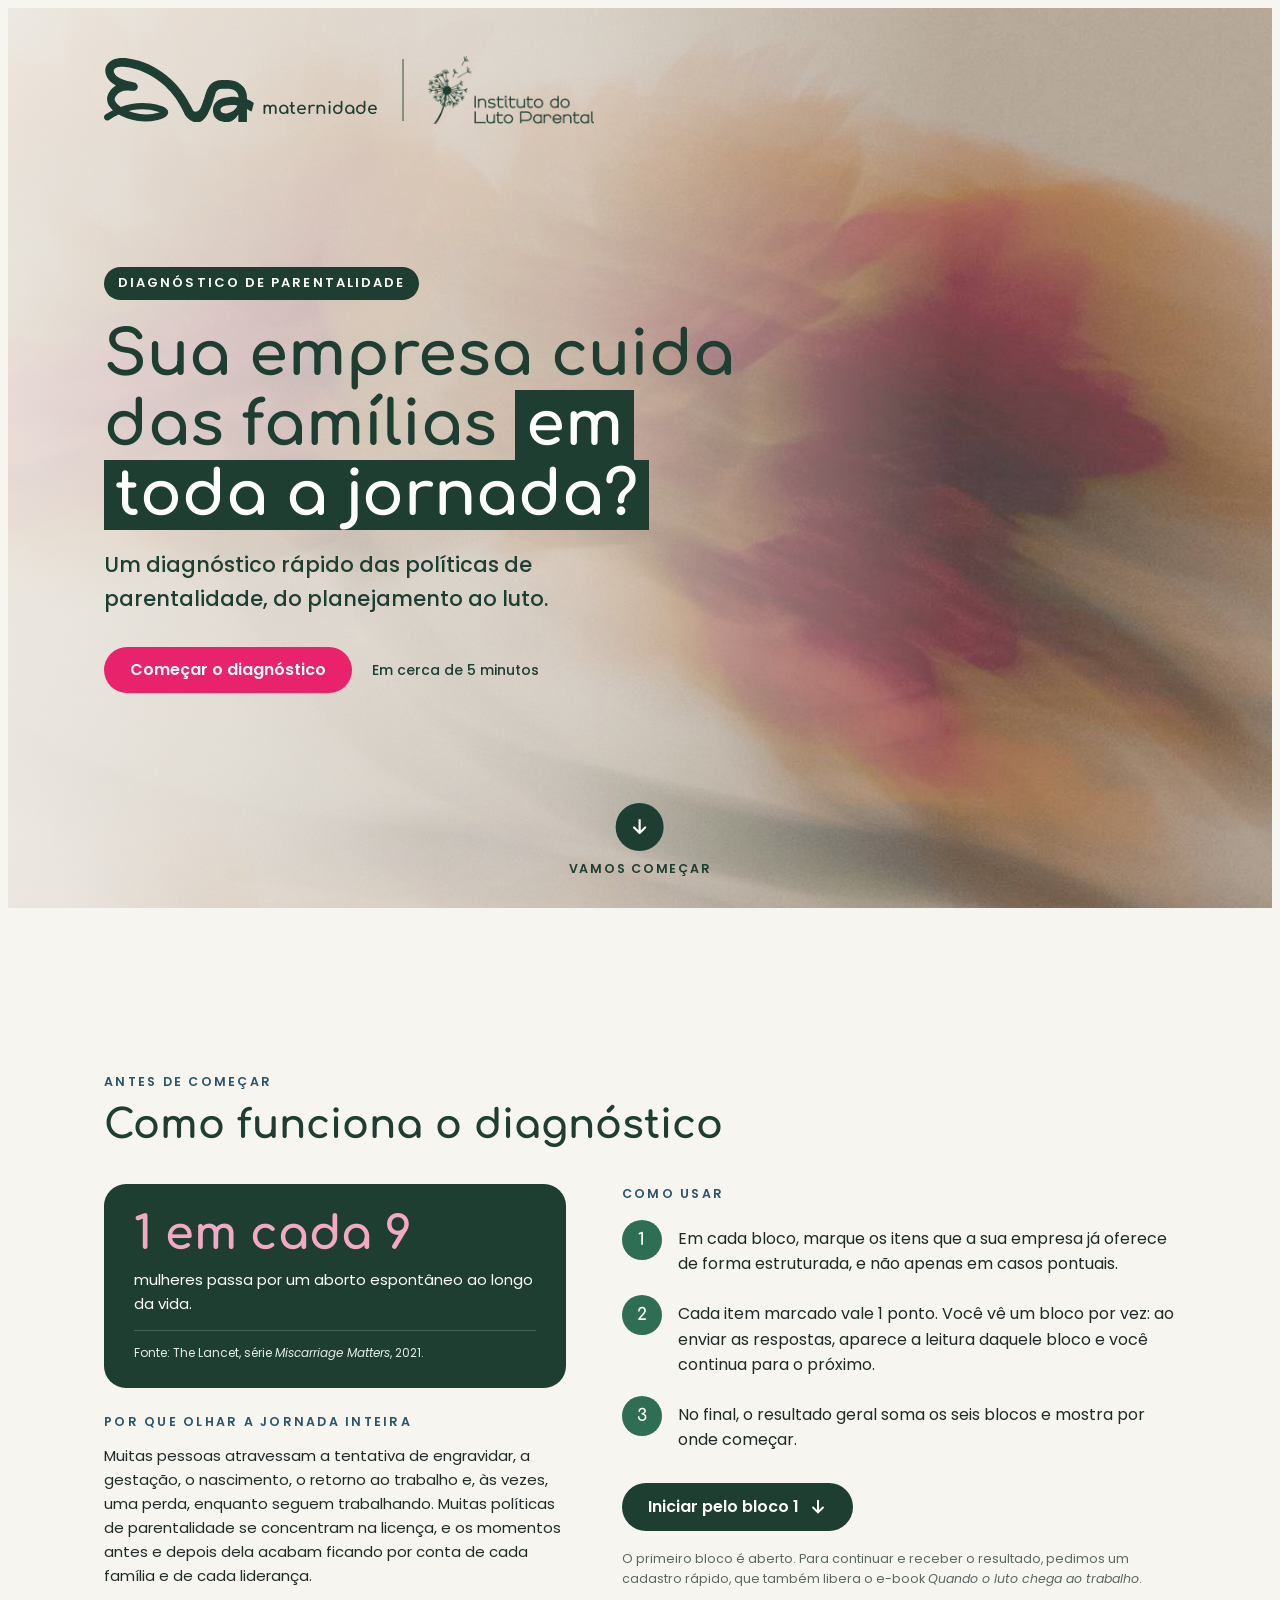
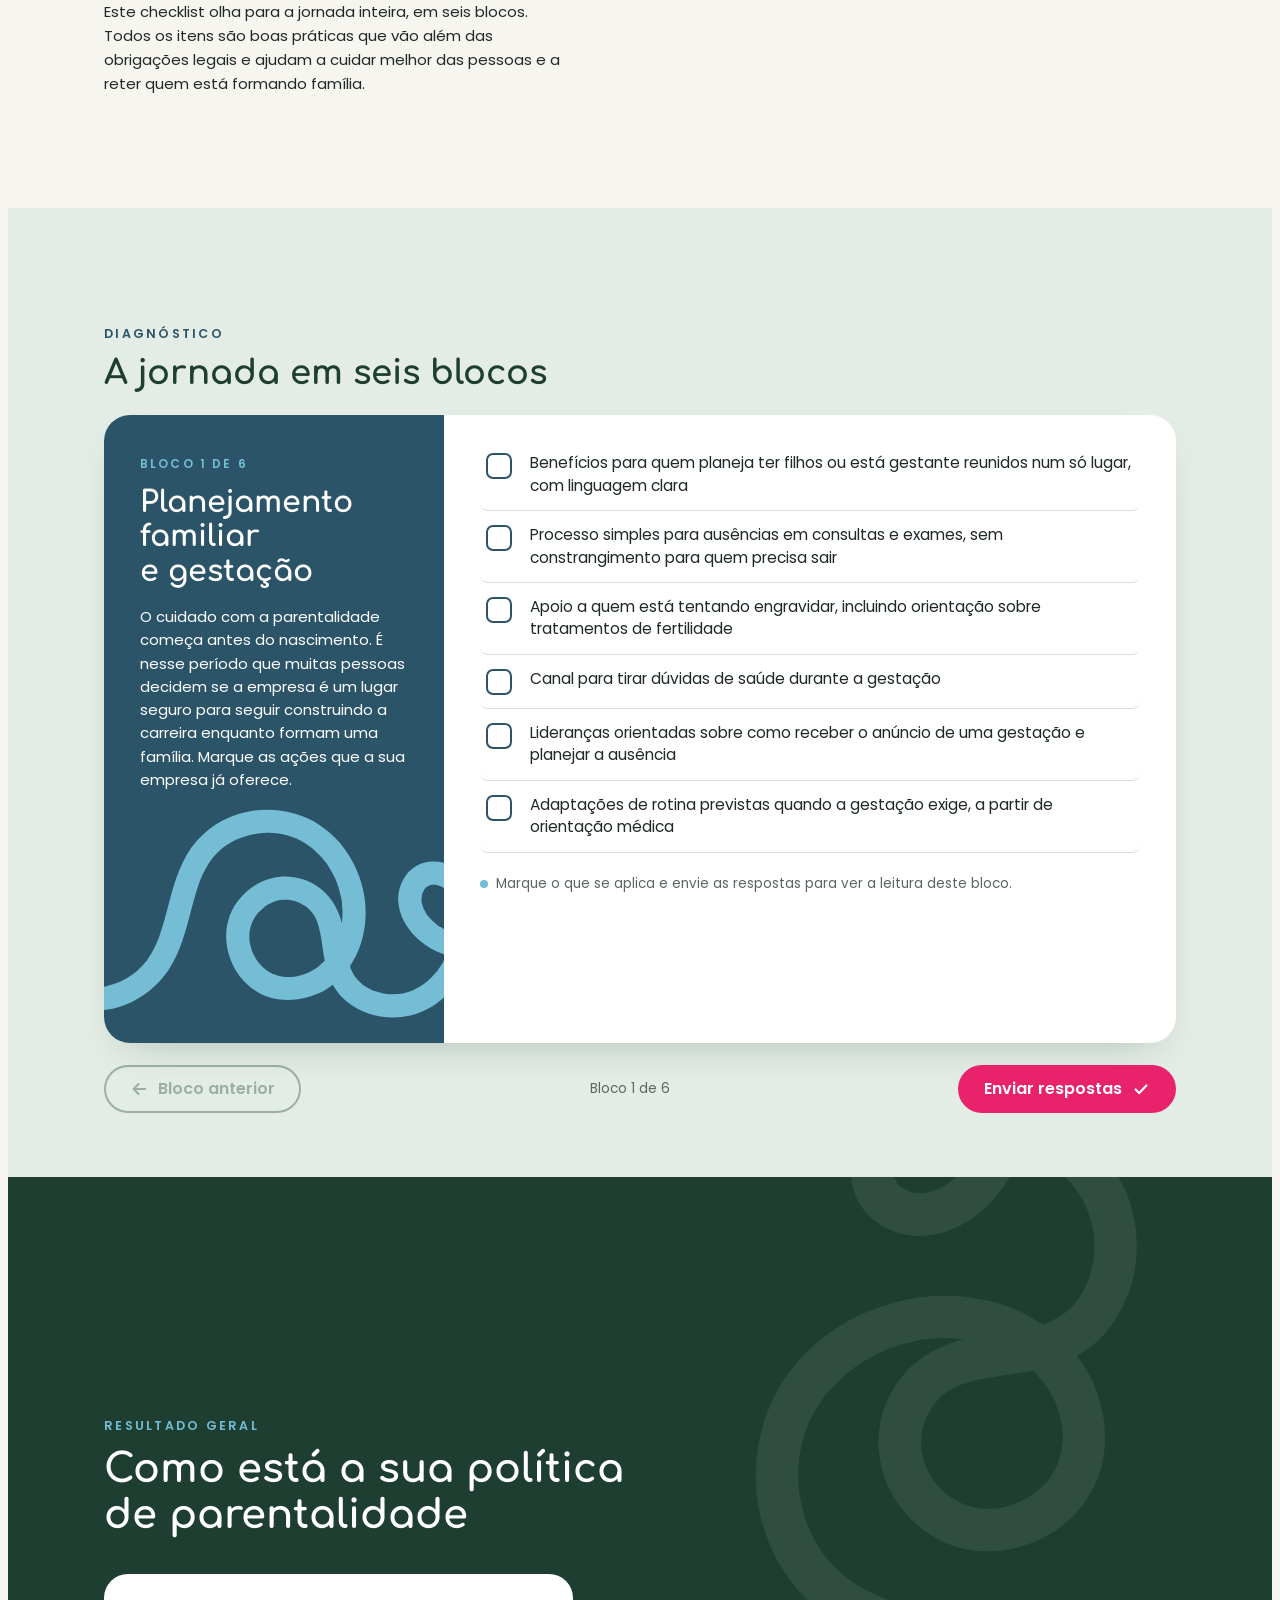
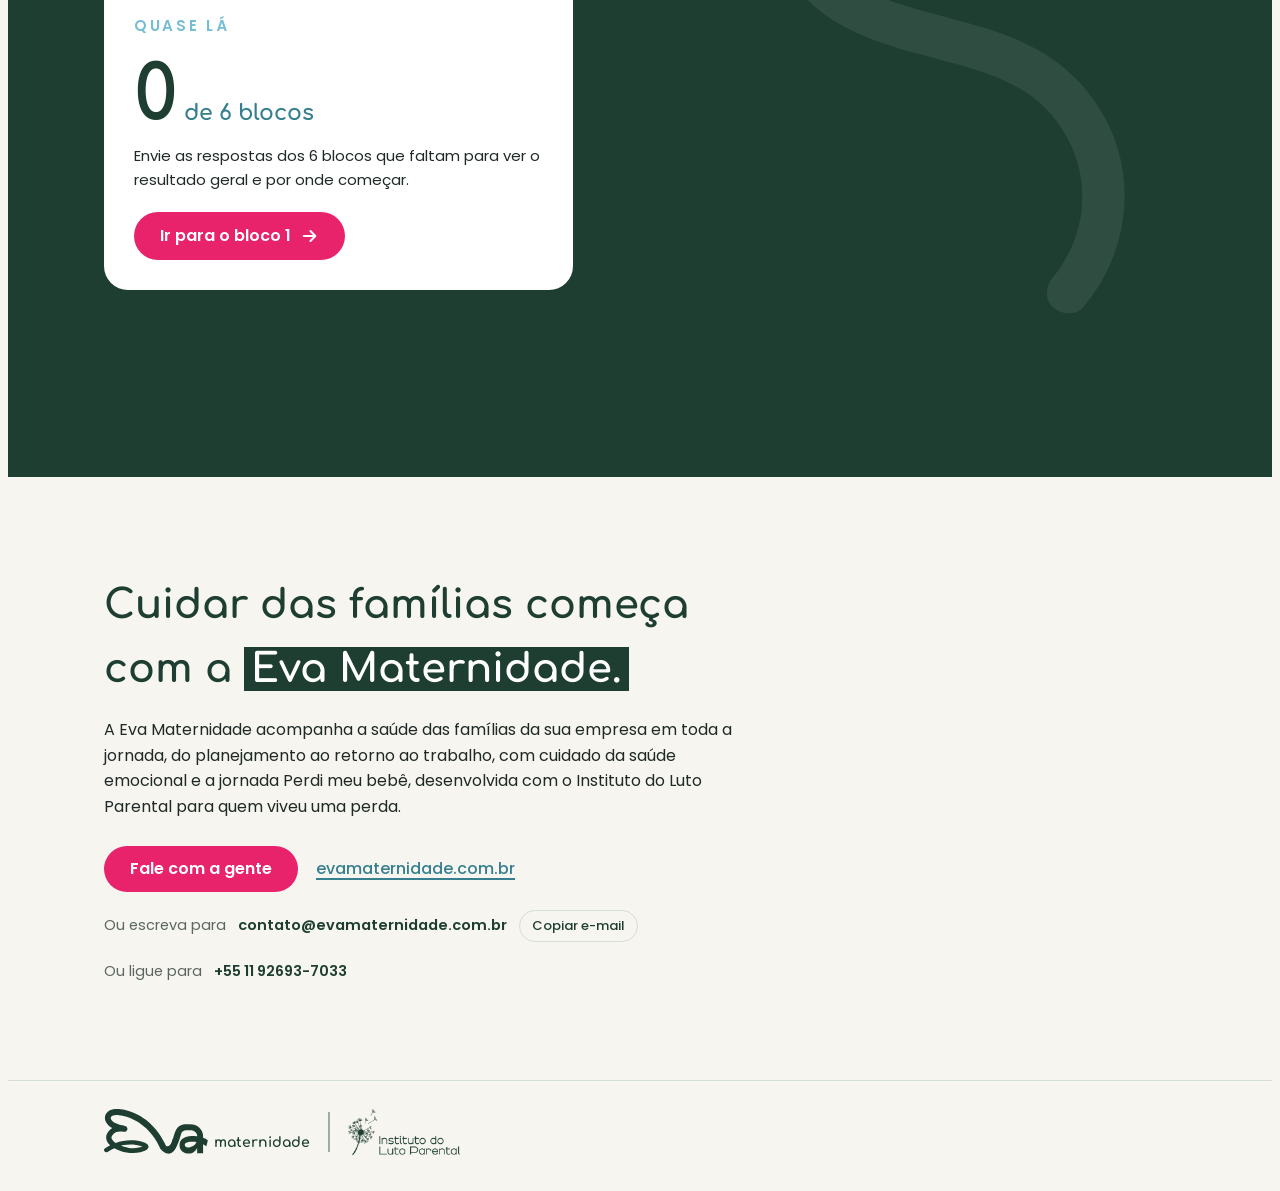
<file: diagnostico/index.html>
<!doctype html>
<html lang="pt-BR">
<head>
<meta charset="utf-8">
<meta name="viewport" content="width=device-width,initial-scale=1,viewport-fit=cover">
<title>Diagnóstico de parentalidade · Eva Maternidade</title>
<meta name="description" content="Sua empresa cuida das famílias em toda a jornada? Um diagnóstico rápido das políticas de parentalidade, do planejamento ao luto. 6 blocos, 36 itens, cerca de 5 minutos.">
<meta name="theme-color" content="#1D3E31">
<link rel="canonical" href="https://lutoparental.evamaternidade.com.br/diagnostico/">
<meta property="og:type" content="website">
<meta property="og:locale" content="pt_BR">
<meta property="og:title" content="Sua empresa cuida das famílias em toda a jornada?">
<meta property="og:description" content="Diagnóstico de parentalidade para RH: 6 blocos, 36 itens, cerca de 5 minutos. Eva Maternidade.">
<meta property="og:url" content="https://lutoparental.evamaternidade.com.br/diagnostico/">
<link rel="icon" href="../assets/img/favicon.svg" type="image/svg+xml">
<link rel="preconnect" href="https://fonts.googleapis.com">
<link rel="preconnect" href="https://fonts.gstatic.com" crossorigin>
<link rel="stylesheet" href="https://fonts.googleapis.com/css2?family=Comfortaa:wght@500;700&family=Poppins:ital,wght@0,400;0,500;0,600;1,400&display=swap">
<link rel="stylesheet" href="diagnostico.css?v=1">
</head>
<body>
<svg width="0" height="0" style="position:absolute" aria-hidden="true">
  <defs>
  <symbol id="fita" viewBox="0 0 1000 1000"><path fill="currentColor" d="M409.44,116.6c4.44-.19,8.88-.14,13.32.22,1.21.1,2.41.24,3.61.36,4.18.42-3.72-.63-.96-.12,2.58.48,5.16.91,7.71,1.51,3.93.92,7.81,2.05,11.61,3.39,1.14.4,2.28.82,3.41,1.26,1.26.49,4.63,2.45-.15-.1,2.13,1.14,4.42,2.02,6.57,3.13,3.95,2.04,7.79,4.3,11.49,6.78.99.66,4,3.58,4.95,3.51-.67-.52-1.33-1.04-2-1.56.64.5,1.27,1,1.89,1.52.94.77,1.86,1.55,2.78,2.35,3.35,2.92,6.52,6.03,9.5,9.33,1.35,1.5,2.63,3.06,3.93,4.6,2.78,3.29-2.55-3.62-.08-.09.93,1.32,1.88,2.62,2.78,3.96,2.24,3.36,4.29,6.84,6.12,10.44.55,1.08,1.08,2.17,1.59,3.27.57,1.23,1.63,4.98-.02-.18.73,2.3,1.74,4.52,2.49,6.83,1.37,4.22,2.47,8.52,3.3,12.88.15.79.29,1.59.43,2.38.06.4.13.8.19,1.19.31,2.11.25,1.59-.19-1.56-.21,2.23.52,4.97.64,7.23.25,4.44.24,8.89-.03,13.32-.12,2.02-.32,4.03-.53,6.04-.45,4.37.81-4.67.04-.34-.25,1.39-.46,2.79-.74,4.18-.81,4.17-1.85,8.29-3.11,12.34-.72,2.31-1.52,4.61-2.38,6.87-.29.75-.64,1.5-.89,2.25,1.81-5.53.11-.35-.48.91-1.81,3.83-3.84,7.55-6.08,11.15-1.17,1.88-2.4,3.73-3.69,5.53-.24.33-.47.65-.71.98-1.23,1.65-.95,1.3.84-1.03-.77.31-1.79,2.21-2.3,2.81-3,3.54-6.24,6.88-9.7,9.96-.83.74-1.67,1.46-2.53,2.17-1.43,1.19-1.93,2.91.26-.14-1.31,1.83-4.68,3.29-6.61,4.46-2.27,1.38-4.63,2.54-6.99,3.75-3.9,2,3.06-1.05.39-.14-1.04.35-2.05.77-3.09,1.11-2.29.75-4.62,1.37-6.99,1.85l-.65.13c-2.14.36-1.73.33,1.24-.09-.74-.43-3.85.31-4.79.32-1.51.03-4.81-.79-6.02-.25.92.13,1.84.26,2.76.39-.8-.12-1.59-.25-2.38-.41-.79-.16-1.57-.33-2.35-.52-1.17-.29-2.33-.62-3.47-.99-.38-.13-.76-.26-1.14-.39-1.94-.74-1.51-.53,1.29.63-1.19-1.33-4.74-2.38-6.29-3.38-1.63-1.05-2.85-3.18.1.24-.48-.55-1.23-1.05-1.78-1.55-.87-.81-1.64-1.7-2.49-2.53-2.96-2.89,2.34,3.69.1.19-.85-1.32-1.73-3.94-2.82-4.9.36.87.71,1.74,1.07,2.61-.27-.68-.52-1.36-.75-2.05-.34-1.03-.64-2.08-.89-3.14-.25-1.04-.31-2.19-.62-3.2,1.5,4.96.36,2.8.28.81-.08-1.84.05-3.65.12-5.49.16-4.09-.93,4.78-.11.76.15-.73.28-1.46.44-2.19.5-2.19,2.36-5.38,2.32-7.53,0,.34-2.07,4.37-.61,1.5.52-1.02.99-2.05,1.54-3.06.91-1.68,1.9-3.31,2.97-4.89.22-.31.44-.63.65-.94,1.2-1.64.88-1.24-.96,1.19.79-.49,1.59-1.9,2.23-2.6,1.55-1.69,3.23-3.19,4.92-4.73,3-2.75-3.78,2.41-.34.27.75-.47,1.47-1.01,2.22-1.48,2.23-1.43,4.55-2.72,6.93-3.87.75-.36,1.71-.66,2.39-1.1-3.96,2.56-1.24.55.27.01,2.49-.89,5.03-1.64,7.6-2.28,2.59-.65,5.2-1.11,7.83-1.58,2.66-.48-.25-.65-1.17.14.54-.47,3.28-.34,4.01-.4,5.17-.42,10.36-.47,15.54-.25,2.48.1,4.95.27,7.42.5,1.34.12,2.68.28,4.02.42,1.47.14,2.96,1.02-1.27-.2,4.64,1.34,9.85,1.57,14.6,2.63,8.89,1.98,17.64,4.62,26.13,7.91.55.21,2.94,1.55,3.46,1.39-1.46.46-3.73-1.61-.64-.24,2.08.92,4.14,1.88,6.18,2.88,4.25,2.09,8.41,4.36,12.46,6.81,3.68,2.23,7.26,4.6,10.74,7.13.33.24.66.48.99.72,1.65,1.24,1.31.97-1-.81.38.68,1.76,1.39,2.39,1.9,2.05,1.67,4.05,3.39,6,5.17,3.14,2.87,6.14,5.88,8.99,9.04,1.49,1.65,2.9,3.37,4.34,5.07,2.69,3.17-2.03-2.79-.41-.58.84,1.14,1.69,2.27,2.5,3.43,2.57,3.66,4.93,7.46,7.07,11.39.95,1.75,1.86,3.53,2.72,5.33.46.96.83,2.01,1.34,2.94-2.69-4.9-.87-2.07-.32-.63,1.42,3.7,2.61,7.49,3.57,11.33.44,1.75.84,3.51,1.19,5.28.21,1.06.4,2.13.58,3.2.89,5.36-.28-3.29.06.22.77,7.96.95,15.87.13,23.83-.15,1.51-1.09,5.04.17-.86-.15.7-.21,1.44-.33,2.14-.35,2.13-.76,4.25-1.23,6.35-.86,3.84-1.94,7.63-3.23,11.35-.35,1.01-.72,2.01-1.1,3.01-.54,1.41-2.34,4.33.35-.69-.83,1.55-1.45,3.23-2.24,4.81-1.89,3.77-4.02,7.42-6.41,10.9-.4.58-.8,1.15-1.21,1.72-.99,1.38-3.28,3.06.49-.58-1.23,1.19-2.24,2.71-3.4,3.98-2.84,3.13-6.27,5.6-9.17,8.62,3.59-3.74,1.96-1.48.55-.48-.58.41-1.16.81-1.74,1.21-1.77,1.19-3.6,2.31-5.46,3.35-1.81,1-3.67,1.87-5.52,2.8-3.99,2.02,4.14-1.51-.05.06-1.19.45-2.37.92-3.57,1.35-9.08,3.24-18.56,5.23-28.05,6.8-18.82,3.12-38.12,4.51-56.33,10.52-21.6,7.13-39.82,19.84-52.46,38.92-11.05,16.7-16.89,38.07-15.48,58.07,2.96,42.1,34.22,80.02,75.44,90.22,36.88,9.13,78.25-4.06,103.89-31.95,13.16-14.31,22.31-32.08,25.2-51.38,3.47-23.2-.13-45.75-9.58-67.15-17.25-39.06-55.89-65.47-96.72-74.84-39.7-9.11-80.82-3.41-117.3,14.31-34.06,16.54-63.86,45.25-79.08,80.17-15.34,35.19-17.76,75.18-6.53,111.99,11.35,37.21,35.67,68.65,69.52,88.01,33.49,19.16,71.74,26.5,108.45,36.84,9.02,2.54,18,5.29,26.81,8.49,2.14.78,4.26,1.58,6.38,2.41.61.24,2.83,1.53,3.44,1.39-.23.05-4.41-1.93-1.22-.51,4.5,1.99,8.96,4.07,13.31,6.38,3.98,2.11,7.88,4.39,11.67,6.84,1.73,1.12,3.43,2.27,5.11,3.47.49.35,2.87,1.64,3,2.2-.62-.48-1.25-.97-1.87-1.45.68.53,1.35,1.07,2.02,1.62,3.67,3,7.17,6.21,10.49,9.59,1.51,1.54,2.98,3.11,4.41,4.73.86.97,1.7,1.95,2.53,2.94.35.42,3.76,4.56,1.72,2.07-2.05-2.51.6.83.82,1.14.76,1.04,1.51,2.1,2.24,3.17,1.22,1.78,2.4,3.58,3.53,5.42,2.72,4.4,5.2,8.95,7.4,13.63.37.78.71,1.57,1.08,2.35,1.95,4.1-1.56-4.11.07.13.85,2.21,1.71,4.42,2.48,6.66,1.61,4.69,2.95,9.46,4.03,14.3.47,2.1.88,4.22,1.24,6.34.07.43.14.85.21,1.28.32,2.14.27,1.7-.14-1.31-.21.16.4,3.55.44,3.9.47,4.89.66,9.81.57,14.73-.05,2.68-.18,5.36-.39,8.03-.07.89-.15,1.78-.24,2.67-.05.44-.09.89-.14,1.33-.26,2.16-.2,1.78.19-1.16.19,2.03-.71,4.6-1.1,6.61-.59,3.07-1.28,6.13-2.08,9.15-1.14,4.32-2.5,8.59-4.06,12.78-.4,1.07-.77,2.85-1.46,3.75.31-.72.61-1.44.92-2.16-.35.82-.71,1.64-1.08,2.45-.92,2.04-1.9,4.05-2.92,6.04-2.25,4.37-4.74,8.62-7.46,12.71-1.24,1.86-2.55,3.66-3.85,5.48-2.69,3.78,2.74-3.23-.25.32-.87,1.02-1.71,2.07-2.58,3.09-6.58,7.71-8.13,19.95,0,27.41,7.23,6.64,20.38,8.24,27.41,0,30.03-35.18,43-81.12,35.5-126.78-6.92-42.14-33.46-80.02-69.26-102.77-32.88-20.9-71.79-28.86-108.85-38.96-8.86-2.42-17.69-4.97-26.39-7.91-4.31-1.45-8.58-3-12.81-4.67-.81-.32-2.58-1.43-3.43-1.39,1.99-.09,3.34,1.45,1.23.51-2.62-1.17-5.23-2.34-7.81-3.59-8.09-3.95-15.9-8.51-23.18-13.82-.33-.24-.66-.49-1-.73-1.65-1.24-1.33-.99.97.77-.52-.78-1.96-1.57-2.69-2.18-1.47-1.23-2.91-2.49-4.32-3.79-3.37-3.1-6.56-6.4-9.56-9.87-1.2-1.38-2.3-3.16-3.64-4.41,3.67,3.42,1.25,1.63.27.28-.67-.92-1.34-1.85-1.99-2.79-2.38-3.45-4.6-7.01-6.64-10.67-2.05-3.68-3.86-7.45-5.63-11.27-1.76-3.8,1.68,4.31.16.4-.35-.89-.71-1.78-1.05-2.67-.89-2.33-1.71-4.68-2.48-7.05-2.61-8.09-4.28-16.31-5.65-24.69,1.09,6.66-.07-1.26-.2-2.88-.16-1.92-.28-3.84-.37-5.76-.2-4.61-.19-9.23.04-13.84.1-1.92.24-3.84.41-5.75.1-1.15.24-2.29.36-3.44.42-4.23-.75,4.78-.09.58.66-4.18,1.44-8.32,2.44-12.43,1.01-4.1,2.2-8.15,3.59-12.14.73-2.08,2.01-4.32,2.45-6.46-.06.32-1.96,4.39-.6,1.45.65-1.41,1.28-2.83,1.96-4.23,3.85-7.9,8.52-15.27,13.71-22.36,2.52-3.45-2.85,3.44-.1.17.76-.91,1.51-1.84,2.28-2.75,1.28-1.51,2.6-3,3.94-4.46,3.23-3.51,6.63-6.86,10.18-10.04,1.48-1.33,2.99-2.63,4.52-3.9.7-.58,2.34-1.48,2.78-2.26-.68.52-1.36,1.04-2.04,1.56.63-.48,1.27-.96,1.91-1.44,3.68-2.74,7.49-5.31,11.39-7.71,3.57-2.2,7.23-4.26,10.96-6.18,2.13-1.1,4.29-2.15,6.48-3.15.73-.33,1.46-.65,2.19-.98,1.9-.83,1.46-.65-1.32.54.74-.31,1.48-.61,2.22-.9,8.37-3.33,17.01-5.96,25.82-7.85,2.15-.46,4.31-.88,6.48-1.25,1.18-.2,2.37-.38,3.55-.57,1.59-.25,2.66.38-1.59.21,4.65.19,9.64-.96,14.34-1.1,4.4-.13,8.8-.06,13.19.21,2.11.13,4.21.3,6.31.52.78.08,3.3-.02,3.91.46-2.98-.41-3.4-.45-1.25-.13.87.14,1.73.28,2.59.43,9.49,1.66,18.83,4.22,27.81,7.72.41.16.81.32,1.22.48,1.96.8,1.62.65-1-.44.92.1,2.13.94,2.99,1.34,2.18,1.01,4.33,2.07,6.44,3.19,4.61,2.44,9.07,5.16,13.34,8.15.71.5,1.41,1.01,2.12,1.52,3.7,2.63-3.29-2.77.21.14,1.67,1.39,3.34,2.76,4.96,4.21,3.86,3.48,7.5,7.22,10.83,11.21.27.33.54.66.81.99,1.29,1.63,1.07,1.32-.67-.9.65.29,1.45,1.98,1.88,2.59,1.35,1.92,2.64,3.88,3.86,5.89,1.11,1.83,2.16,3.69,3.16,5.58.6,1.13,1.17,2.28,1.73,3.44.63,1.3,2.14,6.5.64,1.23,1.22,4.29,3.11,8.39,4.25,12.73.59,2.26,1.11,4.54,1.55,6.84.09.48.29,3.53.64,3.76-.12-.88-.23-1.76-.35-2.63.1.84.2,1.68.28,2.53.45,4.62.56,9.28.31,13.92-.1,1.75-1.01,4.63-.57,6.29.11-.88.23-1.77.34-2.65-.13.83-.27,1.66-.43,2.49-.31,1.66-.67,3.31-1.08,4.95-.52,2.05-1.11,4.09-1.78,6.1-.37,1.1-.79,2.18-1.18,3.27-1.3,3.65,1.71-3.39.48-1.09-1.99,3.7-3.71,7.45-6.04,10.96-.6.91-1.24,1.78-1.85,2.68-2.25,3.32,2.97-3.53.39-.47-1.17,1.39-2.32,2.79-3.55,4.12-2.97,3.23-6.2,6.12-9.56,8.93-2.96,2.47,3.09-2.08.89-.7-.77.48-1.48,1.08-2.23,1.59-1.8,1.25-3.65,2.43-5.54,3.55-3.48,2.06-7.18,3.59-10.75,5.46,5.03-2.63,1.92-.83.56-.32-1.03.38-2.06.75-3.1,1.1-1.73.58-3.48,1.11-5.24,1.58-1.94.52-3.89.98-5.86,1.37-.89.18-1.79.34-2.69.49-5.37.9,3.25-.23-.25.04-3.99.31-7.95.55-11.96.39-1.81-.07-3.61-.25-5.42-.4-4.06-.35,4.85.88.84.1-1.07-.21-2.14-.38-3.21-.6-4.02-.84-7.86-2.11-11.73-3.48-4.03-1.43,4.06,1.99.23.09-.89-.44-1.8-.85-2.69-1.3-2.31-1.17-4.57-2.44-6.76-3.82-1.69-1.06-3.32-2.2-4.94-3.36-3.48-2.48,3.36,2.91.15.09-.9-.79-1.83-1.54-2.72-2.34-3.28-2.95-6.19-6.17-9.07-9.5-2.79-3.22,2.52,3.65.12.14-.67-.98-1.38-1.94-2.04-2.94-1.1-1.66-2.14-3.35-3.11-5.08-1.17-2.08-2.2-4.22-3.23-6.37-1.02-2.12.71-.59.56,1.34.09-1.13-1.26-3.36-1.62-4.47-.62-1.89-1.16-3.8-1.63-5.73-.28-1.16-.53-2.33-.76-3.5-.27-1.41-.37-5.3-.05.38-.25-4.46-.67-8.81-.4-13.29.07-1.21.2-2.41.3-3.62.35-4.35-.9,4.63-.03.35.4-1.98.75-3.96,1.25-5.93.59-2.35,1.29-4.68,2.09-6.96.27-.76.56-1.52.84-2.27.77-1.93.58-1.51-.57,1.27.32-.74.66-1.47,1.01-2.2,1.92-4.03,4.28-7.72,6.72-11.45,2.25-3.45-2.22,2.63-.49.55.64-.77,1.27-1.56,1.93-2.32,1.71-1.97,3.53-3.85,5.45-5.62.74-.68,1.52-1.32,2.26-2,3.14-2.89-3.65,2.47-.13.04,1.72-1.19,3.42-2.37,5.2-3.45,2.16-1.31,4.39-2.51,6.66-3.6.76-.36,1.52-.7,2.28-1.06,1.92-.84,1.53-.68-1.16.49.78-.31,1.56-.61,2.35-.9,8.96-3.32,18.35-5.35,27.75-6.94,19.3-3.27,39.1-4.62,57.79-10.8,18.5-6.11,35.53-16.39,47.87-31.67,23.93-29.65,31.76-69.34,23.25-106.29-8.9-38.68-38.03-70.51-72.03-89.52-17.27-9.65-36.3-16.74-55.69-20.64-21.91-4.4-44.71-5.9-66.65-.79-21.71,5.06-41.65,17.95-52.8,37.57-10.92,19.22-13.25,43.36-2.33,63.1,11.21,20.25,35.46,31.63,58.16,30.66,23.68-1.02,45.47-13.3,61.63-30.19,29.16-30.5,40.6-74.15,33.24-115.31-7.07-39.51-35.88-74.22-72.23-90.62-18.65-8.41-38.67-13.2-59.23-12.3-10.12.44-19.87,8.6-19.38,19.38.45,10.12,8.53,19.86,19.38,19.38h0Z"/></symbol>
  <symbol id="ok" viewBox="0 0 16 16"><path d="M3 8.5l3.2 3L13 4.5" fill="none" stroke="#fff" stroke-width="2.4" stroke-linecap="round" stroke-linejoin="round"/></symbol>
  <symbol id="baixo" viewBox="0 0 20 20"><path d="M10 3v13M4.5 10.5L10 16l5.5-5.5" fill="none" stroke="currentColor" stroke-width="2.2" stroke-linecap="round" stroke-linejoin="round"/></symbol>
  <symbol id="dir" viewBox="0 0 20 20"><path d="M3 10h13M10.5 4.5L16 10l-5.5 5.5" fill="none" stroke="currentColor" stroke-width="2.2" stroke-linecap="round" stroke-linejoin="round"/></symbol>
  <symbol id="env" viewBox="0 0 20 20"><path d="M4 10.5l4 4L16 6" fill="none" stroke="currentColor" stroke-width="2.4" stroke-linecap="round" stroke-linejoin="round"/></symbol>
  <symbol id="esq" viewBox="0 0 20 20"><path d="M17 10H4M9.5 4.5L4 10l5.5 5.5" fill="none" stroke="currentColor" stroke-width="2.2" stroke-linecap="round" stroke-linejoin="round"/></symbol>
  </defs>
</svg>

<header class="topo">
  <div class="wrap">
    <div class="logos">
      <span class="eva" aria-label="Eva Maternidade"><svg viewBox="0 0 174 75" fill="none" xmlns="http://www.w3.org/2000/svg" aria-hidden="true">
<path d="M108.155 63.7059C110.781 61.7016 112.403 58.2343 113.554 55.2127C114.732 52.1182 115.697 48.9339 116.601 45.7609C118.981 37.413 121.568 28.8498 130.992 26.3465C133.764 25.6102 135.893 25.5078 138.758 25.5322C141.978 25.5597 145.38 25.525 148.574 25.9659C153.831 26.7083 158.586 29.5025 161.81 33.7435C163.931 36.508 165.266 39.7996 165.673 43.2673C165.824 44.6467 165.826 46.5492 165.826 47.9832C167.554 48.5668 172.8 50.93 173.703 52.4108C173.726 53.1056 172.879 56.162 172.652 56.9318C172.424 57.7028 171.503 61.7317 171.193 62.1397C170.824 62.2464 170.147 61.7823 169.835 61.5614C168.545 60.6502 167.207 59.925 165.815 59.1849L165.822 69.5313C165.822 71.0815 165.782 72.7778 165.815 74.3075C165.215 74.2266 164.325 74.2489 163.703 74.2483L157.65 74.2506C157.135 74.2512 156.334 74.2301 155.838 74.2981C155.851 71.5267 155.925 68.2052 155.833 65.4527C155.027 66.4335 154.551 67.502 153.794 68.4711C151.304 71.6704 147.805 74.0659 143.641 74.3128C135.341 74.8049 127.334 71.4563 126.48 62.158C125.352 49.8768 135.813 46.135 145.979 45.2415C148.696 45.005 151.429 45.066 154.132 45.4236C154.549 45.4759 155.636 45.6847 155.931 45.4096C156.128 45.1042 156.061 44.7269 155.989 44.3908C155.43 41.8071 153.921 39.1729 151.677 37.731C150.633 37.0606 149.477 36.4917 148.277 36.1711C147.292 35.9079 146.237 35.7367 145.225 35.6432C143.939 35.5244 142.658 35.5388 141.368 35.5371C139.19 35.5344 136.722 35.4922 134.596 35.9735C132.859 36.3665 131.272 37.4346 130.313 38.9548C129.691 39.9404 129.332 41.1221 128.949 42.2176C128.095 44.6592 127.388 47.1474 126.611 49.614C124.579 56.0632 120.575 66.4026 115.664 71.1513C114.16 72.6054 112.396 73.721 110.344 74.1861C109.693 74.3333 109.204 74.5244 108.155 74.5244V63.7059ZM142.215 64.2639C147.251 63.6005 153.147 60.2331 154.753 55.1163C152.842 54.6792 149.689 54.5727 147.734 54.6128C144.189 54.7428 138.872 54.9387 136.136 57.5127C134.614 58.9448 134.949 61.7256 136.464 63.0778C137.892 64.3527 140.401 64.5819 142.215 64.2639Z" fill="currentColor"/>
<path d="M95.0872 48.7794L97.7708 54.0583C98.8209 55.9352 99.9298 54.352 100.72 55.9499C102.203 58.9499 102.991 60.7521 103.204 60.9499C107.054 64.5362 111.206 60.3893 112.579 57.4674C113.588 55.221 114.36 52.773 115.134 50.4354C115.296 49.9206 115.557 49.3012 115.66 48.7794H120.757V63.6715C120.708 63.9158 120.068 65.0821 119.905 65.3693C118.139 68.4726 115.913 71.527 112.726 73.2694C112.46 73.4164 112.094 73.5043 111.831 73.642C111.037 74.0568 110.036 74.2755 109.204 74.4499C108.542 74.4499 108.544 74.5099 108.155 74.5244C108.155 74.5244 106.813 74.5117 106.204 74.4499C104.559 74.2833 103.704 73.9499 102.204 73.2694C101.778 73.0392 101.13 72.7157 100.72 72.4499C98.7038 71.2794 95.2038 68.4499 93.509 64.9499L95.0872 48.7794Z" fill="currentColor"/>
<path d="M9.83701 2.30013C4.42726 5.14515 1.72175 9.48731 1.49838 14.1844C1.28408 18.6915 3.3622 23.352 7.17845 27.1473L7.55292 27.5119L7.56249 27.5205L7.57289 27.5296C9.48767 29.2586 11.579 30.6393 13.7771 31.7732C9.25405 34.5487 5.40566 38.9261 3.97644 44.0895L3.81956 44.698L3.81595 44.7143L3.81288 44.7298C2.50441 51.1817 5.71092 56.5518 10.3016 60.6752C7.32248 62.1621 4.47122 63.8687 1.72646 65.6693L1.7055 65.6837C-2.36102 68.4989 1.58704 74.4837 5.79754 71.9576L5.82632 71.9402L5.854 71.9209C9.397 69.4598 13.1776 67.3131 17.1236 65.5255C20.6944 67.5773 24.4161 69.1362 27.5315 70.1726C38.1147 73.7007 49.7372 74.8803 60.7618 72.3656L60.7718 72.3628L60.7812 72.3608C62.735 71.8748 65.6937 71.1676 68.3258 70.007C70.9038 68.8701 73.4931 67.161 74.2767 64.4876L74.2824 64.4681L74.2868 64.4488C74.8828 62.0663 73.8615 60.1948 72.4184 58.8611C71.0056 57.5557 69.1089 56.6725 67.6142 56.1207C63.2193 54.4406 58.615 53.4995 54.1132 52.7892L54.1037 52.7877C42.3983 51.0638 30.3965 52.6618 19.3344 56.724C18.7685 56.3356 18.2121 55.934 17.6679 55.5158C15.3763 53.6952 13.3209 51.5239 12.5645 49.0793C12.0735 47.2934 12.7695 45.4259 14.0457 43.7395L14.054 43.7285C17.5255 39.0085 22.588 37.2973 28.5001 37.6896C29.6368 37.7648 30.9775 37.8819 32.1459 38.0321C33.1628 38.1654 34.3495 38.2813 35.48 38.0065C36.6756 37.7158 37.7467 37.0061 38.5458 35.6434C39.1579 34.6754 39.2738 33.4826 39.0715 32.4254C38.9107 31.5858 38.5322 30.745 37.9378 30.0879C37.9378 30.0879 37.4387 29.5054 37.036 29.2361C36.6954 29.0084 36.0904 28.7819 36.0904 28.7819C35.7528 28.6361 35.4238 28.5277 35.1069 28.4278L35.0827 28.4202L35.0588 28.414C33.557 28.0229 32.0031 27.6958 30.4927 27.3694C28.9722 27.0408 27.4906 26.7125 26.0868 26.3149C23.3191 25.4956 20.4156 24.556 17.8773 23.1937C15.3407 21.8325 13.2425 20.0873 12.0102 17.697C11.1944 16.111 11.1049 14.9487 11.4171 14.0498C11.7363 13.1312 12.5553 12.2527 14.0617 11.4175C16.5622 10.099 20.5655 9.9067 24.871 10.3431C29.129 10.7746 33.4625 11.7956 36.4449 12.6953L36.4508 12.6968C49.0932 16.4174 60.7502 23.2816 70.4641 32.2064L71.3648 33.0552C80.6095 41.8918 87.9852 52.6952 93.2822 64.5198L93.2978 64.5532C96.2179 70.4813 104.996 66.8489 102.794 60.5764L102.704 60.4497C89.9935 29.9658 61.6495 5.02208 28.2965 0.472293L28.2865 0.471595L28.277 0.470079C22.5268 -0.199767 15.5006 -0.559303 9.85183 2.29345L9.84401 2.29652L9.83701 2.30013ZM28.5 61.5081C30.1088 61.0933 31.7324 60.7367 33.3663 60.4426L33.3739 60.4417C43.091 58.6103 53.2756 59.333 62.6804 62.2828C63.3504 62.5093 64.0111 62.7346 64.639 62.9808C64.3105 63.1005 63.9806 63.2139 63.6615 63.3179C55.9679 65.7718 47.7207 66.1003 39.7635 64.6475L39.0221 64.5068C35.4478 63.812 31.8958 62.8323 28.5 61.5081Z" fill="currentColor"/>
</svg><span>maternidade</span></span>
      <span class="div"></span>
      <img src="img-1-a46301e1.png" alt="Instituto do Luto Parental">
    </div>
    <div class="avanco">
      <span class="rot" id="rot">Diagnóstico · <b>0 de 6 blocos</b></span>
      <div class="segs" id="segs" role="group" aria-label="Ir para o bloco"></div>
      <span class="pontos" aria-live="polite"><span id="tot-n">0</span><small> /36</small></span>
    </div>
  </div>
  <div class="trilho-topo" role="progressbar" aria-label="Avanço no diagnóstico" aria-valuemin="0" aria-valuemax="6" aria-valuenow="0" id="barra"><u id="barra-u"></u></div>
</header>

<section class="hero" id="inicio" aria-labelledby="h1">
  <img class="foto" src="img-2-301c8793.jpg" alt="Flores laranja e vermelhas desfocadas sobre tecido claro">
  <div class="wrap">
    <div class="hero-logos">
      <span class="eva" aria-label="Eva Maternidade"><svg viewBox="0 0 174 75" fill="none" xmlns="http://www.w3.org/2000/svg" aria-hidden="true">
<path d="M108.155 63.7059C110.781 61.7016 112.403 58.2343 113.554 55.2127C114.732 52.1182 115.697 48.9339 116.601 45.7609C118.981 37.413 121.568 28.8498 130.992 26.3465C133.764 25.6102 135.893 25.5078 138.758 25.5322C141.978 25.5597 145.38 25.525 148.574 25.9659C153.831 26.7083 158.586 29.5025 161.81 33.7435C163.931 36.508 165.266 39.7996 165.673 43.2673C165.824 44.6467 165.826 46.5492 165.826 47.9832C167.554 48.5668 172.8 50.93 173.703 52.4108C173.726 53.1056 172.879 56.162 172.652 56.9318C172.424 57.7028 171.503 61.7317 171.193 62.1397C170.824 62.2464 170.147 61.7823 169.835 61.5614C168.545 60.6502 167.207 59.925 165.815 59.1849L165.822 69.5313C165.822 71.0815 165.782 72.7778 165.815 74.3075C165.215 74.2266 164.325 74.2489 163.703 74.2483L157.65 74.2506C157.135 74.2512 156.334 74.2301 155.838 74.2981C155.851 71.5267 155.925 68.2052 155.833 65.4527C155.027 66.4335 154.551 67.502 153.794 68.4711C151.304 71.6704 147.805 74.0659 143.641 74.3128C135.341 74.8049 127.334 71.4563 126.48 62.158C125.352 49.8768 135.813 46.135 145.979 45.2415C148.696 45.005 151.429 45.066 154.132 45.4236C154.549 45.4759 155.636 45.6847 155.931 45.4096C156.128 45.1042 156.061 44.7269 155.989 44.3908C155.43 41.8071 153.921 39.1729 151.677 37.731C150.633 37.0606 149.477 36.4917 148.277 36.1711C147.292 35.9079 146.237 35.7367 145.225 35.6432C143.939 35.5244 142.658 35.5388 141.368 35.5371C139.19 35.5344 136.722 35.4922 134.596 35.9735C132.859 36.3665 131.272 37.4346 130.313 38.9548C129.691 39.9404 129.332 41.1221 128.949 42.2176C128.095 44.6592 127.388 47.1474 126.611 49.614C124.579 56.0632 120.575 66.4026 115.664 71.1513C114.16 72.6054 112.396 73.721 110.344 74.1861C109.693 74.3333 109.204 74.5244 108.155 74.5244V63.7059ZM142.215 64.2639C147.251 63.6005 153.147 60.2331 154.753 55.1163C152.842 54.6792 149.689 54.5727 147.734 54.6128C144.189 54.7428 138.872 54.9387 136.136 57.5127C134.614 58.9448 134.949 61.7256 136.464 63.0778C137.892 64.3527 140.401 64.5819 142.215 64.2639Z" fill="currentColor"/>
<path d="M95.0872 48.7794L97.7708 54.0583C98.8209 55.9352 99.9298 54.352 100.72 55.9499C102.203 58.9499 102.991 60.7521 103.204 60.9499C107.054 64.5362 111.206 60.3893 112.579 57.4674C113.588 55.221 114.36 52.773 115.134 50.4354C115.296 49.9206 115.557 49.3012 115.66 48.7794H120.757V63.6715C120.708 63.9158 120.068 65.0821 119.905 65.3693C118.139 68.4726 115.913 71.527 112.726 73.2694C112.46 73.4164 112.094 73.5043 111.831 73.642C111.037 74.0568 110.036 74.2755 109.204 74.4499C108.542 74.4499 108.544 74.5099 108.155 74.5244C108.155 74.5244 106.813 74.5117 106.204 74.4499C104.559 74.2833 103.704 73.9499 102.204 73.2694C101.778 73.0392 101.13 72.7157 100.72 72.4499C98.7038 71.2794 95.2038 68.4499 93.509 64.9499L95.0872 48.7794Z" fill="currentColor"/>
<path d="M9.83701 2.30013C4.42726 5.14515 1.72175 9.48731 1.49838 14.1844C1.28408 18.6915 3.3622 23.352 7.17845 27.1473L7.55292 27.5119L7.56249 27.5205L7.57289 27.5296C9.48767 29.2586 11.579 30.6393 13.7771 31.7732C9.25405 34.5487 5.40566 38.9261 3.97644 44.0895L3.81956 44.698L3.81595 44.7143L3.81288 44.7298C2.50441 51.1817 5.71092 56.5518 10.3016 60.6752C7.32248 62.1621 4.47122 63.8687 1.72646 65.6693L1.7055 65.6837C-2.36102 68.4989 1.58704 74.4837 5.79754 71.9576L5.82632 71.9402L5.854 71.9209C9.397 69.4598 13.1776 67.3131 17.1236 65.5255C20.6944 67.5773 24.4161 69.1362 27.5315 70.1726C38.1147 73.7007 49.7372 74.8803 60.7618 72.3656L60.7718 72.3628L60.7812 72.3608C62.735 71.8748 65.6937 71.1676 68.3258 70.007C70.9038 68.8701 73.4931 67.161 74.2767 64.4876L74.2824 64.4681L74.2868 64.4488C74.8828 62.0663 73.8615 60.1948 72.4184 58.8611C71.0056 57.5557 69.1089 56.6725 67.6142 56.1207C63.2193 54.4406 58.615 53.4995 54.1132 52.7892L54.1037 52.7877C42.3983 51.0638 30.3965 52.6618 19.3344 56.724C18.7685 56.3356 18.2121 55.934 17.6679 55.5158C15.3763 53.6952 13.3209 51.5239 12.5645 49.0793C12.0735 47.2934 12.7695 45.4259 14.0457 43.7395L14.054 43.7285C17.5255 39.0085 22.588 37.2973 28.5001 37.6896C29.6368 37.7648 30.9775 37.8819 32.1459 38.0321C33.1628 38.1654 34.3495 38.2813 35.48 38.0065C36.6756 37.7158 37.7467 37.0061 38.5458 35.6434C39.1579 34.6754 39.2738 33.4826 39.0715 32.4254C38.9107 31.5858 38.5322 30.745 37.9378 30.0879C37.9378 30.0879 37.4387 29.5054 37.036 29.2361C36.6954 29.0084 36.0904 28.7819 36.0904 28.7819C35.7528 28.6361 35.4238 28.5277 35.1069 28.4278L35.0827 28.4202L35.0588 28.414C33.557 28.0229 32.0031 27.6958 30.4927 27.3694C28.9722 27.0408 27.4906 26.7125 26.0868 26.3149C23.3191 25.4956 20.4156 24.556 17.8773 23.1937C15.3407 21.8325 13.2425 20.0873 12.0102 17.697C11.1944 16.111 11.1049 14.9487 11.4171 14.0498C11.7363 13.1312 12.5553 12.2527 14.0617 11.4175C16.5622 10.099 20.5655 9.9067 24.871 10.3431C29.129 10.7746 33.4625 11.7956 36.4449 12.6953L36.4508 12.6968C49.0932 16.4174 60.7502 23.2816 70.4641 32.2064L71.3648 33.0552C80.6095 41.8918 87.9852 52.6952 93.2822 64.5198L93.2978 64.5532C96.2179 70.4813 104.996 66.8489 102.794 60.5764L102.704 60.4497C89.9935 29.9658 61.6495 5.02208 28.2965 0.472293L28.2865 0.471595L28.277 0.470079C22.5268 -0.199767 15.5006 -0.559303 9.85183 2.29345L9.84401 2.29652L9.83701 2.30013ZM28.5 61.5081C30.1088 61.0933 31.7324 60.7367 33.3663 60.4426L33.3739 60.4417C43.091 58.6103 53.2756 59.333 62.6804 62.2828C63.3504 62.5093 64.0111 62.7346 64.639 62.9808C64.3105 63.1005 63.9806 63.2139 63.6615 63.3179C55.9679 65.7718 47.7207 66.1003 39.7635 64.6475L39.0221 64.5068C35.4478 63.812 31.8958 62.8323 28.5 61.5081Z" fill="currentColor"/>
</svg><span>maternidade</span></span>
      <span class="div"></span>
      <img src="img-1-a46301e1.png" alt="Instituto do Luto Parental">
    </div>
    <div class="hero-txt">
      <span class="chip">Diagnóstico de parentalidade</span>
      <h1 id="h1">Sua empresa cuida das famílias <span class="sel">em toda a jornada?</span></h1>
      <p class="sub">Um diagnóstico rápido das políticas de parentalidade, do planejamento ao luto.</p>
      <div class="acts">
        <button class="btn btn-rosa" type="button" data-ir="instrucoes">Começar o diagnóstico</button>
        <span class="tempo">Em cerca de 5 minutos</span>
      </div>
    </div>
  </div>
  <button class="seta" type="button" data-ir="instrucoes" aria-label="Vamos começar: ir para as instruções"><span class="c"><svg><use href="#baixo"/></svg></span>Vamos começar</button>
</section>

<section class="secao" id="instrucoes" aria-labelledby="h-inst">
  <div class="wrap">
    <div class="cab-secao">
      <p class="kick">Antes de começar</p>
      <h2 id="h-inst">Como funciona o diagnóstico</h2>
    </div>
    <div class="intro">
      <div>
        <div class="stat"><b>1 em cada 9</b><p>mulheres passa por um aborto espontâneo ao longo da vida.</p><p class="fonte">Fonte: The Lancet, série <i>Miscarriage Matters</i>, 2021.</p></div>
        <div class="por">
          <p class="kick">Por que olhar a jornada inteira</p>
          <p>Muitas pessoas atravessam a tentativa de engravidar, a gestação, o nascimento, o retorno ao trabalho e, às vezes, uma perda, enquanto seguem trabalhando. Muitas políticas de parentalidade se concentram na licença, e os momentos antes e depois dela acabam ficando por conta de cada família e de cada liderança.</p>
          <p>Este checklist olha para a jornada inteira, em seis blocos. Todos os itens são boas práticas que vão além das obrigações legais e ajudam a cuidar melhor das pessoas e a reter quem está formando família.</p>
        </div>
      </div>
      <div>
        <p class="kick">Como usar</p>
        <div class="como">
          <div><b>1</b><p>Em cada bloco, marque os itens que a sua empresa já oferece de forma estruturada, e não apenas em casos pontuais.</p></div>
          <div><b>2</b><p>Cada item marcado vale 1 ponto. Você vê um bloco por vez: ao enviar as respostas, aparece a leitura daquele bloco e você continua para o próximo.</p></div>
          <div><b>3</b><p>No final, o resultado geral soma os seis blocos e mostra por onde começar.</p></div>
        </div>
        <div class="iniciar">
          <button class="btn btn-verde" type="button" data-ir="diagnostico">Iniciar pelo bloco 1 <svg><use href="#baixo"/></svg></button>
        </div>
        <p class="nota">O primeiro bloco é aberto. Para continuar e receber o resultado, pedimos um cadastro rápido, que também libera o e-book <i>Quando o luto chega ao trabalho</i>.</p>
      </div>
    </div>
  </div>
</section>

<section class="secao diag" id="diagnostico" aria-labelledby="h-diag">
  <div class="wrap">
    <div class="diag-topo">
      <div class="cab-secao" style="margin:0">
        <p class="kick">Diagnóstico</p>
        <h2 id="h-diag">A jornada em seis blocos</h2>
      </div>
    </div>
    <div id="palco"></div>
    <div class="gate" id="gate" hidden>
      <div class="gate-txt">
        <p class="kick">Antes do bloco 2</p>
        <h3 tabindex="-1" id="gate-t">Continue o diagnóstico e receba o seu resultado</h3>
        <p>Um cadastro rápido libera os próximos blocos, o resultado geral com por onde começar e o e-book <b>Quando o luto chega ao trabalho</b>, escrito com o Instituto do Luto Parental.</p>
        <ul>
          <li>Resultado por bloco e geral</li>
          <li>E-book gratuito para RH e lideranças</li>
          <li>Recomendações por e-mail, conforme o seu resultado</li>
        </ul>
      </div>
      <form class="gate-form" id="form-cadastro" novalidate>
        <div class="campo"><label for="c-nome">Nome</label><input id="c-nome" name="nome" type="text" autocomplete="name" required placeholder="Nome e sobrenome"></div>
        <div class="campo"><label for="c-email">E-mail corporativo</label><input id="c-email" name="email" type="email" autocomplete="email" inputmode="email" required placeholder="voce@empresa.com.br"></div>
        <div class="campo"><label for="c-empresa">Empresa</label><input id="c-empresa" name="empresa" type="text" autocomplete="organization" required placeholder="Onde você trabalha"></div>
        <div class="campo-par">
          <div class="campo"><label for="c-cargo">Área</label><select id="c-cargo" name="cargo" required><option value="">Selecione</option><option>RH e Gestão de Pessoas</option><option>Benefícios</option><option>Saúde corporativa</option><option>DEI e ESG</option><option>Liderança de equipe</option><option>Diretoria ou C-level</option><option>Outra área</option></select></div>
          <div class="campo"><label for="c-porte">Colaboradores</label><select id="c-porte" name="porte" required><option value="">Selecione</option><option value="Apenas eu / Autônomo(a)">Só eu</option><option value="2 a 5 funcionários">2 a 5</option><option value="6 a 10 funcionários">6 a 10</option><option value="11 a 20 funcionários">11 a 20</option><option value="21 a 50 funcionários">21 a 50</option><option value="51 a 100 funcionários">51 a 100</option><option value="101 a 250 funcionários">101 a 250</option><option value="251 a 500 funcionários">251 a 500</option><option value="501 a 1.000 funcionários">501 a 1.000</option><option value="Mais de 1.000 funcionários">Mais de 1.000</option></select></div>
        </div>
        <div class="campo"><label for="c-tel">Telefone <span class="opc">(opcional)</span></label><input id="c-tel" name="tel" type="tel" autocomplete="tel-national" inputmode="tel" placeholder="(11) 90000-0000"></div>
        <p class="form-erro" role="alert" hidden></p>
        <button class="btn btn-rosa" type="submit">Continuar o diagnóstico</button>
        <p class="consent">Ao enviar, você concorda em receber o material e comunicações da Eva Maternidade por e-mail, e que as respostas do diagnóstico sejam enviadas à Eva para personalizar o seu resultado. Você pode cancelar quando quiser.</p>
      </form>
    </div>
    <div class="navb">
      <button class="btn btn-linha" type="button" id="ant" aria-label="Bloco anterior"><svg><use href="#esq"/></svg><span class="tx">Bloco anterior</span></button>
      <span class="meio" id="meio"></span>
      <button class="btn btn-verde" type="button" id="prox">Próximo bloco <svg><use href="#dir"/></svg></button>
    </div>
  </div>
</section>

<section class="secao resultado" id="resultado" aria-labelledby="res-t">
  <svg class="fita" viewBox="0 0 1000 1000" aria-hidden="true"><use href="#fita"/></svg>
  <div class="wrap">
    <div class="cab-secao">
      <p class="kick">Resultado geral</p>
      <h2 id="res-t">Como está a sua política de parentalidade</h2>
    </div>
    <div class="res-grid">
      <div class="nota-final" id="nota-final" aria-live="polite"></div>
      <div id="res-detalhe">
        <div class="barras" id="barras"></div>
        <div class="comecar" id="comecar"></div>
        <div class="res-acts">
          <button class="btn btn-rosa" id="copiar" type="button">Copiar resultado</button>
          <button class="btn btn-linha" id="limpar" type="button">Recomeçar</button>
          <a class="btn btn-linha" id="ebook" href="../" data-pdf target="_blank" rel="noopener">Baixar o e-book</a>
          <span class="copiado" id="copiado" role="status"></span>
        </div>
      </div>
    </div>
  </div>
</section>

<section class="secao contato" id="contato" aria-labelledby="ct">
  <div class="wrap">
    <h2 id="ct">Cuidar das famílias começa com a <span class="sel">Eva Maternidade.</span></h2>
    <p>A Eva Maternidade acompanha a saúde das famílias da sua empresa em toda a jornada, do planejamento ao retorno ao trabalho, com cuidado da saúde emocional e a jornada Perdi meu bebê, desenvolvida com o Instituto do Luto Parental para quem viveu uma perda.</p>
    <div class="acts">
      <a class="btn btn-rosa" href="mailto:contato@evamaternidade.com.br?subject=Diagn%C3%B3stico%20de%20parentalidade">Fale com a gente</a>
      <a class="site" href="https://evamaternidade.com.br" target="_blank" rel="noopener">evamaternidade.com.br</a>
    </div>
    <div class="email">
      <span>Ou escreva para</span> <b id="email-txt">contato@evamaternidade.com.br</b>
      <button type="button" class="copiar-email" id="copiar-email">Copiar e-mail</button>
      <span class="copiado" id="email-ok" role="status"></span>
    </div>
    <div class="email"><span>Ou ligue para</span> <b style="user-select:all">+55 11 92693-7033</b></div>
  </div>
</section>

<footer>
  <div class="wrap">
    <div class="logos">
      <span class="eva" aria-label="Eva Maternidade"><svg viewBox="0 0 174 75" fill="none" xmlns="http://www.w3.org/2000/svg" aria-hidden="true">
<path d="M108.155 63.7059C110.781 61.7016 112.403 58.2343 113.554 55.2127C114.732 52.1182 115.697 48.9339 116.601 45.7609C118.981 37.413 121.568 28.8498 130.992 26.3465C133.764 25.6102 135.893 25.5078 138.758 25.5322C141.978 25.5597 145.38 25.525 148.574 25.9659C153.831 26.7083 158.586 29.5025 161.81 33.7435C163.931 36.508 165.266 39.7996 165.673 43.2673C165.824 44.6467 165.826 46.5492 165.826 47.9832C167.554 48.5668 172.8 50.93 173.703 52.4108C173.726 53.1056 172.879 56.162 172.652 56.9318C172.424 57.7028 171.503 61.7317 171.193 62.1397C170.824 62.2464 170.147 61.7823 169.835 61.5614C168.545 60.6502 167.207 59.925 165.815 59.1849L165.822 69.5313C165.822 71.0815 165.782 72.7778 165.815 74.3075C165.215 74.2266 164.325 74.2489 163.703 74.2483L157.65 74.2506C157.135 74.2512 156.334 74.2301 155.838 74.2981C155.851 71.5267 155.925 68.2052 155.833 65.4527C155.027 66.4335 154.551 67.502 153.794 68.4711C151.304 71.6704 147.805 74.0659 143.641 74.3128C135.341 74.8049 127.334 71.4563 126.48 62.158C125.352 49.8768 135.813 46.135 145.979 45.2415C148.696 45.005 151.429 45.066 154.132 45.4236C154.549 45.4759 155.636 45.6847 155.931 45.4096C156.128 45.1042 156.061 44.7269 155.989 44.3908C155.43 41.8071 153.921 39.1729 151.677 37.731C150.633 37.0606 149.477 36.4917 148.277 36.1711C147.292 35.9079 146.237 35.7367 145.225 35.6432C143.939 35.5244 142.658 35.5388 141.368 35.5371C139.19 35.5344 136.722 35.4922 134.596 35.9735C132.859 36.3665 131.272 37.4346 130.313 38.9548C129.691 39.9404 129.332 41.1221 128.949 42.2176C128.095 44.6592 127.388 47.1474 126.611 49.614C124.579 56.0632 120.575 66.4026 115.664 71.1513C114.16 72.6054 112.396 73.721 110.344 74.1861C109.693 74.3333 109.204 74.5244 108.155 74.5244V63.7059ZM142.215 64.2639C147.251 63.6005 153.147 60.2331 154.753 55.1163C152.842 54.6792 149.689 54.5727 147.734 54.6128C144.189 54.7428 138.872 54.9387 136.136 57.5127C134.614 58.9448 134.949 61.7256 136.464 63.0778C137.892 64.3527 140.401 64.5819 142.215 64.2639Z" fill="currentColor"/>
<path d="M95.0872 48.7794L97.7708 54.0583C98.8209 55.9352 99.9298 54.352 100.72 55.9499C102.203 58.9499 102.991 60.7521 103.204 60.9499C107.054 64.5362 111.206 60.3893 112.579 57.4674C113.588 55.221 114.36 52.773 115.134 50.4354C115.296 49.9206 115.557 49.3012 115.66 48.7794H120.757V63.6715C120.708 63.9158 120.068 65.0821 119.905 65.3693C118.139 68.4726 115.913 71.527 112.726 73.2694C112.46 73.4164 112.094 73.5043 111.831 73.642C111.037 74.0568 110.036 74.2755 109.204 74.4499C108.542 74.4499 108.544 74.5099 108.155 74.5244C108.155 74.5244 106.813 74.5117 106.204 74.4499C104.559 74.2833 103.704 73.9499 102.204 73.2694C101.778 73.0392 101.13 72.7157 100.72 72.4499C98.7038 71.2794 95.2038 68.4499 93.509 64.9499L95.0872 48.7794Z" fill="currentColor"/>
<path d="M9.83701 2.30013C4.42726 5.14515 1.72175 9.48731 1.49838 14.1844C1.28408 18.6915 3.3622 23.352 7.17845 27.1473L7.55292 27.5119L7.56249 27.5205L7.57289 27.5296C9.48767 29.2586 11.579 30.6393 13.7771 31.7732C9.25405 34.5487 5.40566 38.9261 3.97644 44.0895L3.81956 44.698L3.81595 44.7143L3.81288 44.7298C2.50441 51.1817 5.71092 56.5518 10.3016 60.6752C7.32248 62.1621 4.47122 63.8687 1.72646 65.6693L1.7055 65.6837C-2.36102 68.4989 1.58704 74.4837 5.79754 71.9576L5.82632 71.9402L5.854 71.9209C9.397 69.4598 13.1776 67.3131 17.1236 65.5255C20.6944 67.5773 24.4161 69.1362 27.5315 70.1726C38.1147 73.7007 49.7372 74.8803 60.7618 72.3656L60.7718 72.3628L60.7812 72.3608C62.735 71.8748 65.6937 71.1676 68.3258 70.007C70.9038 68.8701 73.4931 67.161 74.2767 64.4876L74.2824 64.4681L74.2868 64.4488C74.8828 62.0663 73.8615 60.1948 72.4184 58.8611C71.0056 57.5557 69.1089 56.6725 67.6142 56.1207C63.2193 54.4406 58.615 53.4995 54.1132 52.7892L54.1037 52.7877C42.3983 51.0638 30.3965 52.6618 19.3344 56.724C18.7685 56.3356 18.2121 55.934 17.6679 55.5158C15.3763 53.6952 13.3209 51.5239 12.5645 49.0793C12.0735 47.2934 12.7695 45.4259 14.0457 43.7395L14.054 43.7285C17.5255 39.0085 22.588 37.2973 28.5001 37.6896C29.6368 37.7648 30.9775 37.8819 32.1459 38.0321C33.1628 38.1654 34.3495 38.2813 35.48 38.0065C36.6756 37.7158 37.7467 37.0061 38.5458 35.6434C39.1579 34.6754 39.2738 33.4826 39.0715 32.4254C38.9107 31.5858 38.5322 30.745 37.9378 30.0879C37.9378 30.0879 37.4387 29.5054 37.036 29.2361C36.6954 29.0084 36.0904 28.7819 36.0904 28.7819C35.7528 28.6361 35.4238 28.5277 35.1069 28.4278L35.0827 28.4202L35.0588 28.414C33.557 28.0229 32.0031 27.6958 30.4927 27.3694C28.9722 27.0408 27.4906 26.7125 26.0868 26.3149C23.3191 25.4956 20.4156 24.556 17.8773 23.1937C15.3407 21.8325 13.2425 20.0873 12.0102 17.697C11.1944 16.111 11.1049 14.9487 11.4171 14.0498C11.7363 13.1312 12.5553 12.2527 14.0617 11.4175C16.5622 10.099 20.5655 9.9067 24.871 10.3431C29.129 10.7746 33.4625 11.7956 36.4449 12.6953L36.4508 12.6968C49.0932 16.4174 60.7502 23.2816 70.4641 32.2064L71.3648 33.0552C80.6095 41.8918 87.9852 52.6952 93.2822 64.5198L93.2978 64.5532C96.2179 70.4813 104.996 66.8489 102.794 60.5764L102.704 60.4497C89.9935 29.9658 61.6495 5.02208 28.2965 0.472293L28.2865 0.471595L28.277 0.470079C22.5268 -0.199767 15.5006 -0.559303 9.85183 2.29345L9.84401 2.29652L9.83701 2.30013ZM28.5 61.5081C30.1088 61.0933 31.7324 60.7367 33.3663 60.4426L33.3739 60.4417C43.091 58.6103 53.2756 59.333 62.6804 62.2828C63.3504 62.5093 64.0111 62.7346 64.639 62.9808C64.3105 63.1005 63.9806 63.2139 63.6615 63.3179C55.9679 65.7718 47.7207 66.1003 39.7635 64.6475L39.0221 64.5068C35.4478 63.812 31.8958 62.8323 28.5 61.5081Z" fill="currentColor"/>
</svg><span>maternidade</span></span>
      <span class="div"></span>
      <img src="img-1-a46301e1.png" alt="Instituto do Luto Parental">
    </div>
  </div>
</footer>
<script src="../assets/eva.js?v=2"></script>
<script src="../assets/cadastro.js?v=1"></script>
<script src="diagnostico.js?v=2"></script>
</body>
</html>
</file>
<file: diagnostico/diagnostico.css>
/* Diagnóstico de parentalidade Eva — identidade do e-book (export original), com o cadastro */
/* Layout: cabeçalho fixo com barra de avanço; abertura em tela cheia com foto; instruções; diagnóstico com um bloco por vez; resultado; contato. Identidade Eva Maternidade, tema claro único por escolha. */
:root{
  color-scheme:light;
  --verde:#1D3E31;--verde2:#2E6E55;--salvia:#8FAE9C;--salvia-l:#E3ECE5;
  --framboesa:#B8255A;--rosa:#E8236C;--rosa-l:#F3E1E8;--rosa-m:#F3A9C3;
  --azul:#74BDD5;--azul-l:#E4F2F7;--petroleo:#2C5468;--teal:#367F8E;
  --creme:#F7F5F0;--papel:#FFFFFF;--tinta:#1F2A26;--cinza:#5B6661;--linha:#D5DDD7;
  --f-disp:'Comfortaa','Varela Round','Trebuchet MS',sans-serif;
  --f-body:'Poppins','Segoe UI',system-ui,sans-serif;
  --hh:68px;
}
*{box-sizing:border-box}
body{background:var(--creme);color:var(--tinta);font-family:var(--f-body);font-size:16px;line-height:1.6}
h1,h2,h3{font-family:var(--f-disp);font-weight:700;color:var(--verde);text-wrap:balance;margin:0}
p{margin:0}
a{color:inherit}
button{font:inherit}
:focus-visible{outline:3px solid var(--rosa);outline-offset:3px;border-radius:6px}
.wrap{width:100%;max-width:1120px;margin:0 auto;padding-inline:24px}
.sel{background:var(--verde);color:#fff;padding:0 .18em;box-decoration-break:clone;-webkit-box-decoration-break:clone}
.kick{font-size:12.5px;font-weight:600;letter-spacing:.18em;text-transform:uppercase;color:var(--petroleo)}
.chip{display:inline-block;font-size:13px;font-weight:600;letter-spacing:.16em;text-transform:uppercase;background:var(--verde);color:#fff;padding:6px 14px;border-radius:999px}
.btn{display:inline-flex;align-items:center;justify-content:center;gap:10px;font:600 16px/1 var(--f-body);border:0;border-radius:999px;padding:15px 26px;cursor:pointer;text-decoration:none;transition:transform .15s,background .15s,opacity .15s}
.btn:hover{transform:translateY(-1px)}
.btn svg{width:18px;height:18px;flex:none}
.btn-rosa{background:var(--rosa);color:#fff}.btn-rosa:hover{background:var(--framboesa)}
.btn-verde{background:var(--verde);color:#fff}.btn-verde:hover{background:var(--verde2)}
.btn-linha{background:transparent;color:var(--verde);box-shadow:inset 0 0 0 2px var(--verde)}
.btn-linha:hover{background:var(--salvia-l)}
.btn[disabled]{opacity:.35;pointer-events:none}
.logos{display:flex;align-items:center;gap:18px;color:var(--verde)}
.eva{display:flex;align-items:flex-end;gap:6px;font-family:var(--f-disp);font-weight:700;font-size:14px}
.eva svg{width:104px;height:auto;display:block}
.logos .div{width:1.5px;height:40px;background:currentColor;opacity:.4}
.logos img{width:112px;height:auto;display:block}

/* cabeçalho fixo */
.topo{position:fixed;left:0;right:0;top:0;z-index:50;padding-top:env(safe-area-inset-top,0px);background:rgba(247,245,240,.92);backdrop-filter:blur(10px);-webkit-backdrop-filter:blur(10px);border-bottom:1px solid rgba(213,221,215,.8)}
.topo .wrap{height:var(--hh);display:flex;align-items:center;justify-content:space-between;gap:20px}
.topo .eva svg{width:78px}.topo .eva{font-size:12px}.topo .logos img{width:86px}.topo .logos .div{height:30px}.topo .logos{gap:12px}
.avanco{display:flex;align-items:center;gap:16px;min-width:0}
.avanco .rot{font-size:13px;color:var(--cinza);white-space:nowrap;font-variant-numeric:tabular-nums}
.avanco .rot b{color:var(--verde);font-weight:600}
.pontos{font-family:var(--f-disp);font-weight:700;color:var(--verde);font-size:18px;white-space:nowrap;font-variant-numeric:tabular-nums}
.pontos small{font-family:var(--f-body);font-weight:400;font-size:12px;color:var(--teal)}
.segs{display:grid;grid-template-columns:repeat(6,22px);gap:5px}
.segs button{height:22px;border:0;border-radius:50%;background:var(--linha);color:var(--cinza);font:600 10.5px/1 var(--f-body);cursor:pointer;padding:0;transition:background .2s,color .2s,transform .2s}
.segs button.feito{background:var(--salvia);color:#fff}
.segs button.atual{background:var(--verde);color:#fff;transform:scale(1.15)}
.trilho-topo{height:4px;background:var(--linha)}
.trilho-topo u{display:block;height:100%;width:0;background:linear-gradient(90deg,var(--verde2),var(--azul));transition:width .45s cubic-bezier(.4,0,.2,1)}

/* 1 · abertura */
.hero{position:relative;min-height:100vh;min-height:100svh;display:flex;flex-direction:column;overflow:hidden;color:var(--verde);background:#D8CFC2}
.hero>img.foto{position:absolute;inset:0;width:100%;height:100%;object-fit:cover;object-position:50% 40%}
.hero::after{content:"";position:absolute;inset:0;background:linear-gradient(90deg,rgba(247,245,240,.84) 0%,rgba(247,245,240,.55) 45%,rgba(247,245,240,0) 75%)}
.hero .wrap{position:relative;z-index:1;flex:1;display:flex;flex-direction:column;padding-block:calc(env(safe-area-inset-top,0px) + 48px) 120px}
.hero-txt{max-width:660px;margin-block:auto;padding-top:48px}
.hero-logos{display:flex;align-items:center;gap:24px;color:var(--verde)}
.hero-logos .eva svg{width:150px}.hero-logos .eva{font-size:17px;gap:8px}
.hero-logos .div{width:1.5px;height:62px;background:currentColor;opacity:.45}
.hero-logos img{width:166px;height:auto;display:block}
.topo{transform:translateY(-105%);visibility:hidden;transition:transform .4s cubic-bezier(.4,0,.2,1),visibility 0s linear .4s}
.topo.visivel{transform:none;visibility:visible;transition:transform .4s cubic-bezier(.4,0,.2,1),visibility 0s}
.hero h1{font-size:clamp(34px,5.6vw,62px);line-height:1.13;margin:20px 0 18px}
.hero .sub{font-size:clamp(17px,2vw,21px);font-weight:500;max-width:560px}
.hero .acts{display:flex;gap:16px 20px;align-items:center;flex-wrap:wrap;margin-top:32px}
.hero .tempo{font-size:14px;font-weight:500}
.seta{position:absolute;left:50%;bottom:28px;z-index:2;transform:translateX(-50%);display:flex;flex-direction:column;align-items:center;gap:8px;background:none;border:0;cursor:pointer;color:var(--verde);font-size:12.5px;font-weight:600;letter-spacing:.14em;text-transform:uppercase}
.seta span.c{width:48px;height:48px;border-radius:50%;background:var(--verde);color:#fff;display:flex;align-items:center;justify-content:center;animation:pulo 2s ease-in-out infinite}
.seta svg{width:20px;height:20px}
@keyframes pulo{0%,100%{transform:translateY(0)}50%{transform:translateY(8px)}}

/* seções */
.secao{min-height:100vh;min-height:100svh;display:flex;flex-direction:column;justify-content:center;padding-block:calc(var(--hh) + 48px) 64px}
.cab-secao{display:grid;gap:10px;margin-bottom:36px;max-width:720px}
.cab-secao h2{font-size:clamp(28px,3.8vw,40px);line-height:1.15}

/* 2 · instruções */
.intro{display:grid;grid-template-columns:minmax(0,5fr) minmax(0,6fr);gap:56px;align-items:start}
.stat{background:var(--verde);color:#fff;border-radius:22px;padding:26px 30px}
.stat b{display:block;font-family:var(--f-disp);font-size:clamp(36px,4.4vw,46px);line-height:1.05;color:var(--rosa-m)}
.stat p{margin-top:10px;font-size:15px}
.stat .fonte{margin-top:14px;padding-top:12px;border-top:1px solid rgba(255,255,255,.2);font-size:12px;color:var(--salvia-l)}
.por{margin-top:24px;display:grid;gap:12px;font-size:15px}
.como{display:grid;gap:18px;margin-top:16px}
.como div{display:grid;grid-template-columns:40px minmax(0,1fr);gap:16px;align-items:start}
.como b{width:40px;height:40px;border-radius:50%;background:var(--verde2);color:#fff;display:flex;align-items:center;justify-content:center;font-family:var(--f-disp);font-size:17px}
.como p{padding-top:6px}
.nota{font-size:12.5px;color:var(--cinza);margin-top:18px}
.iniciar{margin-top:30px;display:flex;align-items:center;gap:16px;flex-wrap:wrap}
.iniciar .btn svg{animation:pulo 2s ease-in-out infinite}

/* 3 · diagnóstico */
.diag{background:var(--salvia-l)}
.diag-topo{display:flex;justify-content:space-between;align-items:flex-end;gap:16px;flex-wrap:wrap;margin-bottom:22px}
.diag-topo h2{font-size:clamp(26px,3.4vw,34px)}
.bloco{display:grid;grid-template-columns:minmax(0,340px) minmax(0,1fr);background:var(--papel);border-radius:26px;overflow:hidden;box-shadow:0 18px 40px -24px rgba(29,62,49,.35)}
.bloco.entra-d{animation:entraD .45s cubic-bezier(.2,.7,.2,1)}
.bloco.entra-e{animation:entraE .45s cubic-bezier(.2,.7,.2,1)}
@keyframes entraD{from{opacity:0;transform:translateX(40px)}to{opacity:1;transform:none}}
@keyframes entraE{from{opacity:0;transform:translateX(-40px)}to{opacity:1;transform:none}}
.painel{--s:600px;position:relative;overflow:hidden;background:var(--c);color:var(--pt);padding:40px 36px calc(var(--s)*.42)}
.painel svg.fita{position:absolute;width:var(--s);height:var(--s);left:calc(var(--s)*-.183);bottom:calc(var(--s)*var(--bo));color:var(--fita);opacity:var(--fo);transform:rotate(var(--rot));pointer-events:none}
.painel .k{font-size:12px;font-weight:600;letter-spacing:.18em;text-transform:uppercase;color:var(--pk);margin-bottom:12px}
.painel h3{color:inherit;font-size:30px;line-height:1.15;margin-bottom:16px;outline:none}
.painel p,.painel h3{position:relative}
.painel p{font-size:15px;line-height:1.55}
.itens{padding:24px 36px 28px;display:flex;flex-direction:column;min-width:0}
.item{display:grid;grid-template-columns:28px minmax(0,1fr);gap:16px;align-items:start;padding:13px 6px;border-bottom:1px solid var(--linha);cursor:pointer;border-radius:8px;transition:background .15s}
.item:hover{background:var(--creme)}
.item input{position:absolute;opacity:0;width:1px;height:1px}
.item .cx{width:26px;height:26px;border:2px solid var(--petroleo);border-radius:7px;display:flex;align-items:center;justify-content:center;transition:background .15s,border-color .15s;margin-top:1px}
.item .cx svg{width:16px;height:16px;opacity:0;transition:opacity .15s}
.item input:checked+.cx{background:var(--c);border-color:var(--c)}
.item input:checked+.cx svg{opacity:1}
.item input:focus-visible+.cx{outline:3px solid var(--rosa);outline-offset:2px}
.item span.t{font-size:15.5px;line-height:1.45}
.leitura{margin-top:20px;display:grid;grid-template-columns:auto minmax(0,1fr);gap:18px;align-items:center;border-radius:16px;padding:16px 20px;background:var(--rl);border-left:5px solid var(--rc);transition:background .2s}
.leitura .pts{font-family:var(--f-disp);font-weight:700;font-size:30px;color:var(--rc);font-variant-numeric:tabular-nums;white-space:nowrap}
.leitura .pts small{font-family:var(--f-body);font-weight:400;font-size:13px;color:var(--cinza)}
.leitura h4{margin:0 0 2px;font-family:var(--f-disp);font-size:14px;color:var(--rc)}
.leitura p{font-size:14px;line-height:1.5}
.g{--rl:var(--salvia-l);--rc:var(--verde2)}.b{--rl:var(--azul-l);--rc:var(--teal)}.r{--rl:var(--rosa-l);--rc:var(--framboesa)}
.navb{display:flex;justify-content:space-between;align-items:center;gap:12px;margin-top:22px;flex-wrap:wrap}
.navb .meio{font-size:13.5px;color:var(--cinza);font-variant-numeric:tabular-nums}
.leitura{animation:revela .5s cubic-bezier(.2,.7,.2,1)}
@keyframes revela{from{opacity:0;transform:translateY(12px)}to{opacity:1;transform:none}}
.aviso{margin-top:20px;font-size:13.5px;color:var(--cinza);display:flex;gap:8px;align-items:center}
.aviso::before{content:"";width:8px;height:8px;border-radius:50%;background:var(--azul);flex:none}
.pendente{text-align:left}
.pendente .big{font-size:56px}
.pendente p{margin:10px 0 20px}

/* 4 · resultado */
.resultado{background:var(--verde);color:#fff;position:relative;overflow:hidden}
.resultado svg.fita{position:absolute;right:-260px;top:-300px;width:1100px;height:1100px;color:#fff;opacity:.08;pointer-events:none}
.resultado .wrap{position:relative}
.resultado h2{color:#fff}
.resultado .kick{color:var(--azul)}
.res-grid{display:grid;grid-template-columns:minmax(0,5fr) minmax(0,6fr);gap:40px;align-items:start}
.nota-final{background:#fff;color:var(--tinta);border-radius:24px;padding:30px}
.nota-final .big{font-family:var(--f-disp);font-weight:700;font-size:76px;line-height:1;color:var(--verde);font-variant-numeric:tabular-nums}
.nota-final .big small{font-size:22px;color:var(--teal)}
.faixa{display:inline-block;margin:16px 0 10px;font-size:13px;font-weight:600;letter-spacing:.14em;text-transform:uppercase;padding:6px 14px;border-radius:999px;background:var(--rl);color:var(--rc)}
.nota-final h3{font-size:clamp(30px,3.6vw,40px);line-height:1.1;margin:14px 0 12px;color:var(--rc)}
.nota-final:not(.pendente){border-top:8px solid var(--rc)}
.nota-final:not(.pendente) .big{color:var(--rc)}
.nota-final:not(.pendente) p{font-size:16.5px}
.topo-nota{display:flex;align-items:center;justify-content:space-between;gap:10px;flex-wrap:wrap;margin-bottom:18px}
.nivel{display:inline-block;font-size:13px;font-weight:600;letter-spacing:.14em;text-transform:uppercase;padding:7px 16px;border-radius:999px;background:var(--rc);color:#fff}
.intervalo{font-size:13px;font-weight:500;color:var(--cinza);font-variant-numeric:tabular-nums}
.nota-final p{font-size:15px}
.escala{display:grid;grid-template-columns:13fr 15fr 9fr;gap:4px;margin-top:22px}
.escala div{height:10px;border-radius:5px;opacity:.3;background:var(--rc)}
.escala div.on{opacity:1}
.escala-l{display:grid;grid-template-columns:13fr 15fr 9fr;gap:4px;font-size:11.5px;color:var(--cinza);margin-top:6px;font-variant-numeric:tabular-nums}
.barras{display:grid;gap:14px}
.barra{display:grid;grid-template-columns:minmax(0,190px) minmax(0,1fr) 44px;gap:14px;align-items:center;font-size:14.5px}
.barra .tr{height:14px;border-radius:7px;background:rgba(255,255,255,.14);overflow:hidden;position:relative}
.barra .tr u{position:absolute;left:0;top:0;bottom:0;border-radius:7px;background:var(--c);transition:width .35s}
.barra .tr::after{content:"";position:absolute;inset:0;background:repeating-linear-gradient(90deg,transparent 0 calc(100%/6 - 1px),rgba(31,42,38,.35) calc(100%/6 - 1px) calc(100%/6))}
.barra b{font-family:var(--f-disp);text-align:right;font-variant-numeric:tabular-nums}
.barra.menor span{font-weight:600}
.barra em{display:inline-block;margin-left:8px;font-style:normal;font-size:10.5px;font-weight:600;letter-spacing:.08em;text-transform:uppercase;color:var(--verde);background:#fff;border-radius:999px;padding:2px 8px;vertical-align:2px;white-space:nowrap}
.legenda{display:grid;grid-template-columns:auto minmax(0,1fr) auto;gap:12px;align-items:center;margin-top:16px;font-size:12px;color:var(--salvia-l)}
.legenda i{height:8px;border-radius:4px;background:linear-gradient(90deg,#E8236C,#F3A9C3 25%,#74BDD5 50%,#7FC29B 75%,#55B47F)}
.comecar{margin-top:28px;border:1.5px solid rgba(255,255,255,.35);border-radius:20px;padding:22px 24px}
.comecar .kick{margin-bottom:8px}
.comecar p{font-size:15.5px}
.comecar ul{margin:12px 0 0;padding-left:20px;font-size:14.5px;color:var(--salvia-l)}
.comecar li{margin-bottom:4px}
.res-acts{display:flex;gap:14px;flex-wrap:wrap;margin-top:24px}
.res-acts .btn-linha{color:#fff;box-shadow:inset 0 0 0 2px rgba(255,255,255,.7)}
.res-acts .btn-linha:hover{background:rgba(255,255,255,.1)}
.copiado{font-size:14px;color:var(--azul);align-self:center}

/* 5 · contato */
.contato{min-height:auto;padding-block:96px}
.contato h2{font-size:clamp(28px,3.6vw,40px);margin-bottom:16px;max-width:760px}
.contato p{max-width:640px}
.contato .acts{display:flex;gap:18px;align-items:center;flex-wrap:wrap;margin-top:26px}
.contato .site{font-weight:500;color:var(--teal);text-decoration:underline;text-underline-offset:4px;text-decoration-thickness:1.5px}
.contato .site:hover{color:var(--verde)}
.email{display:flex;align-items:center;gap:8px 12px;flex-wrap:wrap;margin-top:18px;font-size:14.5px;color:var(--cinza)}
.email b{color:var(--verde);font-weight:600;user-select:all;overflow-wrap:anywhere}
.copiar-email{background:none;border:1.5px solid var(--linha);border-radius:999px;padding:5px 12px;font-size:13px;font-weight:500;color:var(--verde);cursor:pointer}
.copiar-email:hover{border-color:var(--verde)}
.email .copiado{color:var(--teal);font-size:13px}
footer{border-top:1px solid var(--linha)}
footer .wrap{display:flex;justify-content:space-between;align-items:center;gap:20px;flex-wrap:wrap;padding-block:28px;font-size:12.5px}
footer .src{color:var(--cinza);max-width:460px}

@media (max-width:900px){
  .intro,.res-grid{grid-template-columns:minmax(0,1fr);gap:36px}
  .bloco{grid-template-columns:minmax(0,1fr)}
  .painel{--s:max(500px,calc((100vw - 32px) / .72));padding:28px 24px calc(var(--s)*.42)}
  .painel h3{font-size:26px}
  .itens{padding:14px 16px 22px}
  .hero::after{background:linear-gradient(180deg,rgba(247,245,240,.45) 0%,rgba(247,245,240,.82) 50%,rgba(247,245,240,.92) 100%)}
  .avanco .rot{display:none}
  .secao{min-height:0;padding-block:calc(var(--hh) + 32px) 56px}
}
@media (max-width:560px){
  :root{--hh:60px}
  .wrap{padding-inline:16px}
  .topo .logos .div,.topo .logos img{display:none}
  .segs{grid-template-columns:repeat(6,18px);gap:4px}.segs button{height:18px;font-size:9.5px}
  .avanco{gap:10px}
  .barra{grid-template-columns:minmax(0,1fr) 40px}
  .barra .tr{grid-column:1/-1;grid-row:2}
  .leitura{grid-template-columns:minmax(0,1fr);gap:6px}
  .nota-final .big{font-size:60px}
  .navb .meio{display:none}
  .navb{flex-wrap:nowrap}
  #ant .tx{display:none}
  #ant{padding:13px 16px}
  .navb .btn{padding:13px 18px;font-size:15px}
  .hero .acts .btn{width:100%}
  .hero-logos{gap:14px}.hero-logos .eva svg{width:104px}.hero-logos .eva{font-size:13px}.hero-logos img{width:112px}.hero-logos .div{height:44px}
  .hero .wrap{padding-top:28px}
}
@media (prefers-reduced-motion:reduce){*{animation:none!important;transition:none!important}}

/* cadastro (gate) depois do bloco 1 */
.gate{display:grid;grid-template-columns:minmax(0,1fr) minmax(0,1.05fr);gap:40px;align-items:start;background:var(--papel);border-radius:24px;padding:36px;box-shadow:0 24px 60px -32px rgba(29,62,49,.4)}
.gate h3{font-family:var(--f-disp);font-size:26px;line-height:1.2;margin:8px 0 12px;color:var(--verde)}
.gate h3:focus{outline:none}
.gate-txt p{color:var(--cinza)}
.gate-txt ul{margin:18px 0 0;padding:0;list-style:none;display:grid;gap:8px}
.gate-txt li{padding-left:26px;position:relative}
.gate-txt li::before{content:"";position:absolute;left:0;top:7px;width:14px;height:8px;border-left:2.5px solid var(--rosa);border-bottom:2.5px solid var(--rosa);transform:rotate(-45deg)}
.gate-form{display:grid;gap:12px}
.campo{display:grid;gap:5px;min-width:0}
.campo label{font-size:14px;font-weight:600}
.opc{font-weight:400;color:var(--cinza)}
.campo input,.campo select{width:100%;font:400 16px/1.3 var(--f-body);color:var(--tinta);background:var(--creme);border:1.5px solid var(--linha);border-radius:12px;padding:11px 13px}
.campo select{appearance:none;-webkit-appearance:none;padding-right:34px;background-image:url("data:image/svg+xml,%3Csvg xmlns='http://www.w3.org/2000/svg' viewBox='0 0 24 24' fill='none' stroke='%231D3E31' stroke-width='2.4' stroke-linecap='round' stroke-linejoin='round'%3E%3Cpath d='M6 9l6 6 6-6'/%3E%3C/svg%3E");background-repeat:no-repeat;background-position:right 10px center;background-size:16px}
.campo input:focus,.campo select:focus{outline:none;border-color:var(--teal);background-color:#fff}
.campo [aria-invalid=true]{border-color:#B3261E;background-color:#FDF3F2}
.campo-err{font-size:13px;color:#B3261E}
.campo-par{display:grid;grid-template-columns:1fr 1fr;gap:12px}
.form-erro{font-size:14px;color:#B3261E;background:#FDF3F2;border-radius:10px;padding:10px 12px}
.consent{font-size:12.5px;line-height:1.5;color:var(--cinza)}
.gate-form .btn{width:100%}
[hidden]{display:none!important}
@media (max-width:900px){.gate{grid-template-columns:1fr;padding:24px 20px;gap:24px}}
</file>
